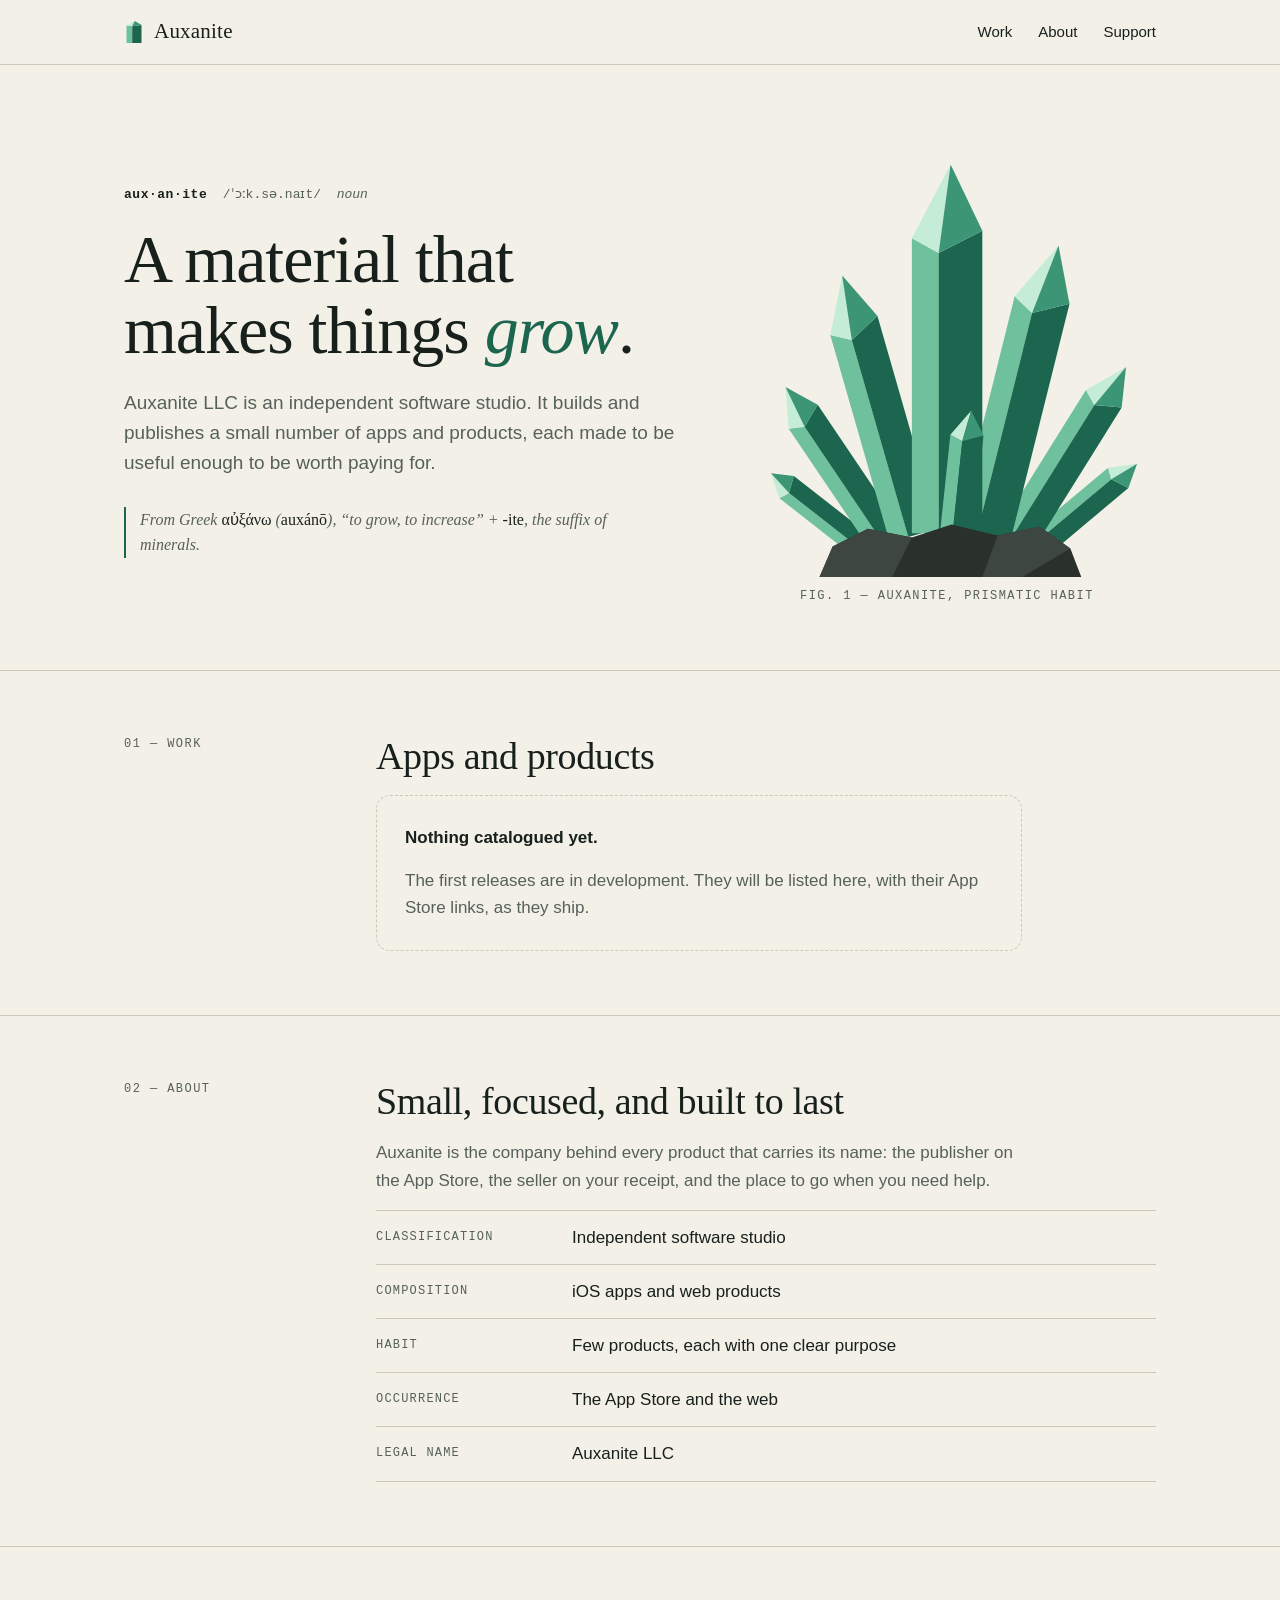
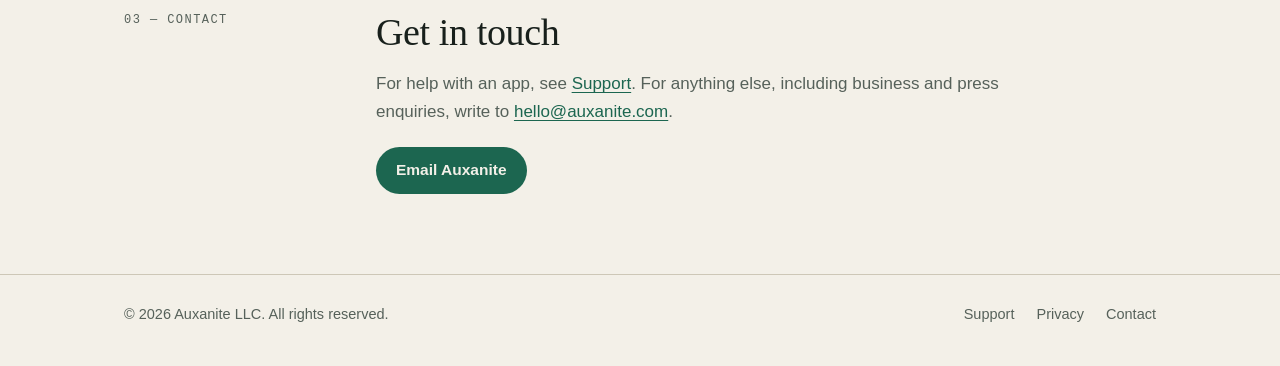
<file: index.html>
<!doctype html>
<html lang="en">
<head>
  <meta charset="utf-8">
  <meta name="viewport" content="width=device-width, initial-scale=1">
  <title>Auxanite — software that makes things grow</title>
  <meta name="description" content="Auxanite LLC is an independent software studio that builds and publishes iOS apps and web products.">
  <link rel="canonical" href="https://auxanite.com/">
  <meta property="og:type" content="website">
  <meta property="og:site_name" content="Auxanite">
  <meta property="og:title" content="Auxanite — software that makes things grow">
  <meta property="og:description" content="Auxanite LLC is an independent software studio that builds and publishes iOS apps and web products.">
  <meta property="og:url" content="https://auxanite.com/">
  <meta name="theme-color" content="#f3f0e8" media="(prefers-color-scheme: light)">
  <meta name="theme-color" content="#0d1311" media="(prefers-color-scheme: dark)">
  <link rel="icon" href="favicon.svg" type="image/svg+xml">
  <link rel="stylesheet" href="styles.css">
</head>
<body>
  <header class="site-header">
    <div class="wrap">
      <a class="wordmark" href="index.html"><svg viewBox="0 0 20 24" aria-hidden="true"><g transform="translate(10 23) scale(15 22)"><polygon class="f1" points="-.5,0 -.12,0 -.12,-.76 -.5,-.8"/><polygon class="f2" points="-.12,0 .5,0 .5,-.82 -.12,-.76"/><polygon class="f3" points="-.5,-.8 -.12,-.76 .05,-1"/><polygon class="f4" points="-.12,-.76 .5,-.82 .05,-1"/></g></svg>Auxanite</a>
      <nav class="site-nav" aria-label="Primary">
        <a href="index.html#work">Work</a>
        <a href="index.html#about">About</a>
        <a href="support.html">Support</a>
      </nav>
    </div>
  </header>

  <main>
    <div class="wrap">
      <div class="hero">
        <div>
          <p class="pron"><b>aux·an·ite</b> &nbsp;/ˈɔːk.sə.naɪt/ &nbsp;<i>noun</i></p>
          <h1>A material that makes things <em>grow</em>.</h1>
          <p class="lede">Auxanite LLC is an independent software studio. It builds and publishes a small number of apps and products, each made to be useful enough to be worth paying for.</p>
          <p class="etym">From Greek <span>αὐξάνω</span> (<span>auxánō</span>), &ldquo;to grow, to increase&rdquo; + <span>-ite</span>, the suffix of minerals.</p>
        </div>
        <figure class="figure">
          <svg viewBox="10 40 380 400" role="img" aria-label="Illustration of a cluster of green prismatic crystals growing from dark rock">
            <defs>
              <g id="xtal">
                <polygon class="f1" points="-.5,0 -.12,0 -.12,-.76 -.5,-.8"/>
                <polygon class="f2" points="-.12,0 .5,0 .5,-.82 -.12,-.76"/>
                <polygon class="f3" points="-.5,-.8 -.12,-.76 .05,-1"/>
                <polygon class="f4" points="-.12,-.76 .5,-.82 .05,-1"/>
              </g>
            </defs>
        <g transform="translate(118 408) rotate(-52) scale(24 100)"><use href="#xtal" class="grow" style="--d:0.55s"/></g>
        <g transform="translate(286 408) rotate(50) scale(26 112)"><use href="#xtal" class="grow" style="--d:0.6s"/></g>
        <g transform="translate(144 405) rotate(-34) scale(34 165)"><use href="#xtal" class="grow" style="--d:0.4s"/></g>
        <g transform="translate(263 405) rotate(32) scale(36 185)"><use href="#xtal" class="grow" style="--d:0.45s"/></g>
        <g transform="translate(170 402) rotate(-16) scale(46 245)"><use href="#xtal" class="grow" style="--d:0.2s"/></g>
        <g transform="translate(233 402) rotate(14) scale(50 272)"><use href="#xtal" class="grow" style="--d:0.28s"/></g>
        <g transform="translate(200 400) rotate(0) scale(64 335)"><use href="#xtal" class="grow" style="--d:0s"/></g>
        <g transform="translate(208 406) rotate(6) scale(30 118)"><use href="#xtal" class="grow" style="--d:0.7s"/></g>
            <polygon class="rock" points="84,440 96,412 128,396 168,404 204,392 246,402 284,394 312,414 322,440"/>
            <polygon class="rock2" points="96,412 128,396 168,404 150,440 84,440"/>
            <polygon class="rock2" points="246,402 284,394 312,414 268,440 232,440"/>
          </svg>
          <figcaption class="label">Fig. 1 &mdash; Auxanite, prismatic habit</figcaption>
        </figure>
      </div>
    </div>

    <section id="work">
      <div class="wrap section-head">
        <p class="label">01 &mdash; Work</p>
        <div>
          <h2>Apps and products</h2>

          <!--
            TO ADD AN APP: delete the <div class="empty"> block below and uncomment
            this grid. Copy one <article> per app. Copy apps/template.html to
            apps/your-app.html for its own page.

          <div class="apps">
            <article class="app">
              <img src="apps/your-app-icon.png" alt="" width="64" height="64">
              <h3>App Name</h3>
              <p>One sentence on what it does and who it is for.</p>
              <div class="links">
                <a href="https://apps.apple.com/app/idXXXXXXXXXX">App Store</a>
                <a href="apps/your-app.html">Details</a>
              </div>
            </article>
          </div>
          -->

          <div class="empty">
            <p><strong>Nothing catalogued yet.</strong></p>
            <p style="margin:0">The first releases are in development. They will be listed here, with their App Store links, as they ship.</p>
          </div>
        </div>
      </div>
    </section>

    <section id="about">
      <div class="wrap section-head">
        <p class="label">02 &mdash; About</p>
        <div>
          <h2>Small, focused, and built to last</h2>
          <p class="muted" style="max-width:38em">Auxanite is the company behind every product that carries its name: the publisher on the App Store, the seller on your receipt, and the place to go when you need help.</p>
          <dl class="sheet">
            <div><dt>Classification</dt><dd>Independent software studio</dd></div>
            <div><dt>Composition</dt><dd>iOS apps and web products</dd></div>
            <div><dt>Habit</dt><dd>Few products, each with one clear purpose</dd></div>
            <div><dt>Occurrence</dt><dd>The App Store and the web</dd></div>
            <div><dt>Legal name</dt><dd>Auxanite LLC</dd></div>
          </dl>
        </div>
      </div>
    </section>

    <section id="contact">
      <div class="wrap section-head">
        <p class="label">03 &mdash; Contact</p>
        <div>
          <h2>Get in touch</h2>
          <p class="muted" style="max-width:38em">For help with an app, see <a href="support.html">Support</a>. For anything else, including business and press enquiries, write to <a href="mailto:hello@auxanite.com">hello@auxanite.com</a>.</p>
          <p style="margin-top:22px"><a class="btn" href="mailto:hello@auxanite.com">Email Auxanite</a></p>
        </div>
      </div>
    </section>
  </main>

  <footer class="site-footer">
    <div class="wrap">
      <span>&copy; 2026 Auxanite LLC. All rights reserved.</span>
      <nav aria-label="Footer">
        <a href="support.html">Support</a>
        <a href="privacy.html">Privacy</a>
        <a href="mailto:hello@auxanite.com">Contact</a>
      </nav>
    </div>
  </footer>
</body>
</html>
</file>
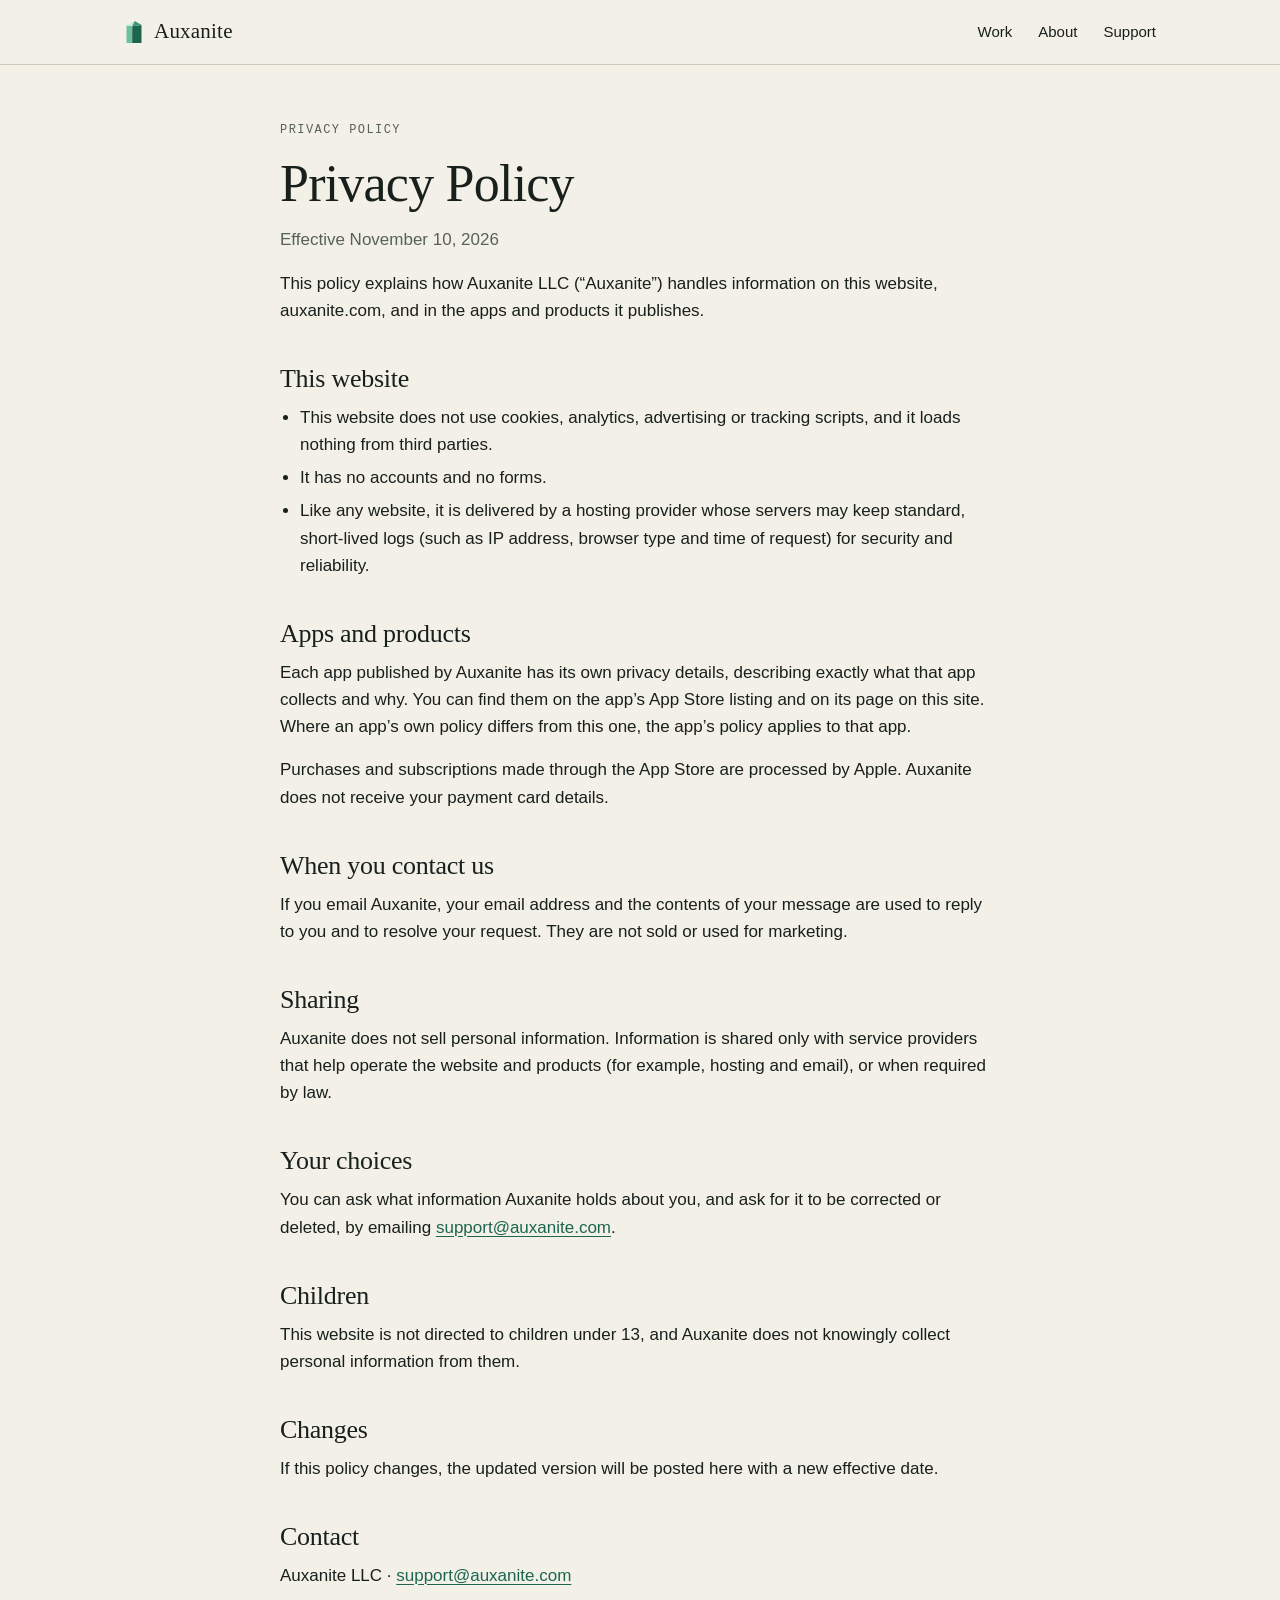
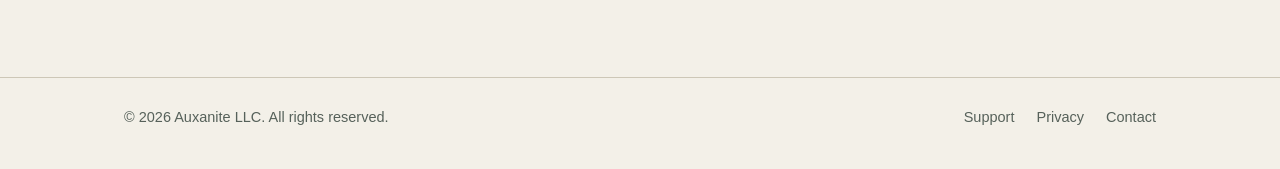
<file: privacy.html>
<!doctype html>
<html lang="en">
<head>
  <meta charset="utf-8">
  <meta name="viewport" content="width=device-width, initial-scale=1">
  <title>Privacy Policy — Auxanite</title>
  <meta name="description" content="How Auxanite LLC handles information on auxanite.com and in its apps.">
  <link rel="canonical" href="https://auxanite.com/privacy.html">
  <meta property="og:type" content="website">
  <meta property="og:site_name" content="Auxanite">
  <meta property="og:title" content="Privacy Policy — Auxanite">
  <meta property="og:description" content="How Auxanite LLC handles information on auxanite.com and in its apps.">
  <meta property="og:url" content="https://auxanite.com/privacy.html">
  <meta name="theme-color" content="#f3f0e8" media="(prefers-color-scheme: light)">
  <meta name="theme-color" content="#0d1311" media="(prefers-color-scheme: dark)">
  <link rel="icon" href="favicon.svg" type="image/svg+xml">
  <link rel="stylesheet" href="styles.css">
</head>
<body>
  <header class="site-header">
    <div class="wrap">
      <a class="wordmark" href="index.html"><svg viewBox="0 0 20 24" aria-hidden="true"><g transform="translate(10 23) scale(15 22)"><polygon class="f1" points="-.5,0 -.12,0 -.12,-.76 -.5,-.8"/><polygon class="f2" points="-.12,0 .5,0 .5,-.82 -.12,-.76"/><polygon class="f3" points="-.5,-.8 -.12,-.76 .05,-1"/><polygon class="f4" points="-.12,-.76 .5,-.82 .05,-1"/></g></svg>Auxanite</a>
      <nav class="site-nav" aria-label="Primary">
        <a href="index.html#work">Work</a>
        <a href="index.html#about">About</a>
        <a href="support.html">Support</a>
      </nav>
    </div>
  </header>

  <main>
    <div class="wrap narrow page">
      <p class="label">Privacy Policy</p>
      <h1>Privacy Policy</h1>
      <p class="muted">Effective November 10, 2026</p>

      <p>This policy explains how Auxanite LLC (&ldquo;Auxanite&rdquo;) handles information on this website, auxanite.com, and in the apps and products it publishes.</p>

      <h2>This website</h2>
      <ul>
        <li>This website does not use cookies, analytics, advertising or tracking scripts, and it loads nothing from third parties.</li>
        <li>It has no accounts and no forms.</li>
        <li>Like any website, it is delivered by a hosting provider whose servers may keep standard, short-lived logs (such as IP address, browser type and time of request) for security and reliability.</li>
      </ul>

      <h2>Apps and products</h2>
      <p>Each app published by Auxanite has its own privacy details, describing exactly what that app collects and why. You can find them on the app&rsquo;s App Store listing and on its page on this site. Where an app&rsquo;s own policy differs from this one, the app&rsquo;s policy applies to that app.</p>
      <p>Purchases and subscriptions made through the App Store are processed by Apple. Auxanite does not receive your payment card details.</p>

      <h2>When you contact us</h2>
      <p>If you email Auxanite, your email address and the contents of your message are used to reply to you and to resolve your request. They are not sold or used for marketing.</p>

      <h2>Sharing</h2>
      <p>Auxanite does not sell personal information. Information is shared only with service providers that help operate the website and products (for example, hosting and email), or when required by law.</p>

      <h2>Your choices</h2>
      <p>You can ask what information Auxanite holds about you, and ask for it to be corrected or deleted, by emailing <a href="mailto:support@auxanite.com">support@auxanite.com</a>.</p>

      <h2>Children</h2>
      <p>This website is not directed to children under 13, and Auxanite does not knowingly collect personal information from them.</p>

      <h2>Changes</h2>
      <p>If this policy changes, the updated version will be posted here with a new effective date.</p>

      <h2>Contact</h2>
      <p>Auxanite LLC &middot; <a href="mailto:support@auxanite.com">support@auxanite.com</a></p>
    </div>
  </main>

  <footer class="site-footer">
    <div class="wrap">
      <span>&copy; 2026 Auxanite LLC. All rights reserved.</span>
      <nav aria-label="Footer">
        <a href="support.html">Support</a>
        <a href="privacy.html">Privacy</a>
        <a href="mailto:hello@auxanite.com">Contact</a>
      </nav>
    </div>
  </footer>
</body>
</html>
</file>
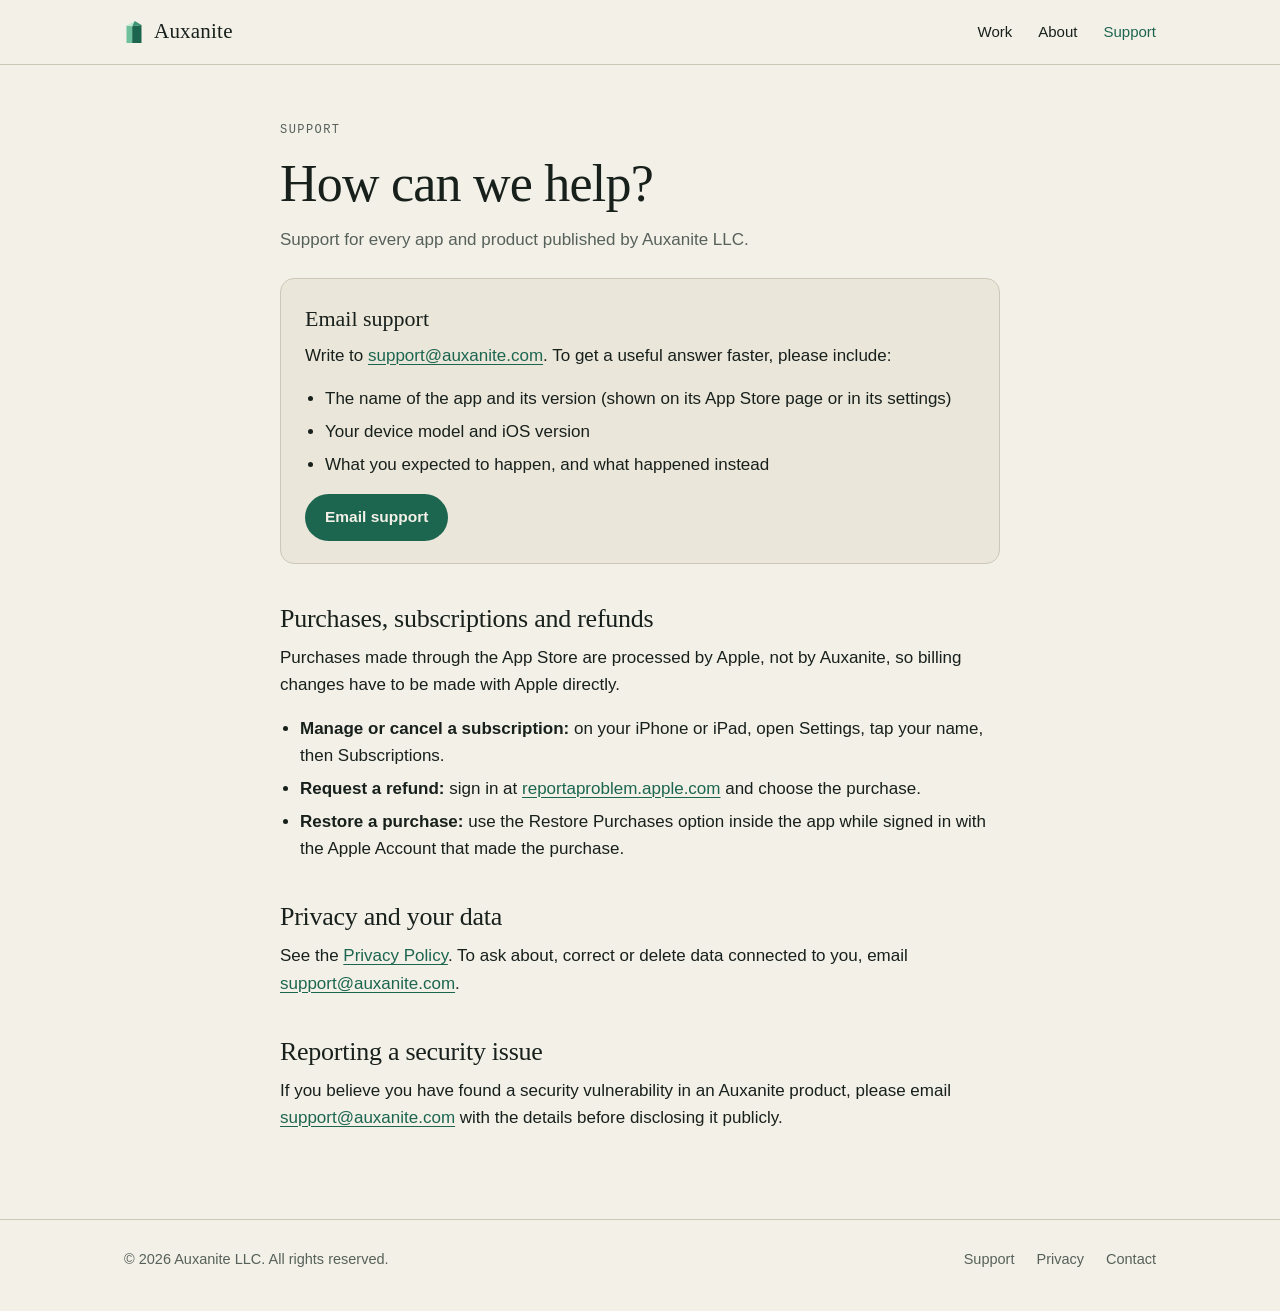
<file: support.html>
<!doctype html>
<html lang="en">
<head>
  <meta charset="utf-8">
  <meta name="viewport" content="width=device-width, initial-scale=1">
  <title>Support — Auxanite</title>
  <meta name="description" content="Get help with apps and products published by Auxanite LLC.">
  <link rel="canonical" href="https://auxanite.com/support.html">
  <meta property="og:type" content="website">
  <meta property="og:site_name" content="Auxanite">
  <meta property="og:title" content="Support — Auxanite">
  <meta property="og:description" content="Get help with apps and products published by Auxanite LLC.">
  <meta property="og:url" content="https://auxanite.com/support.html">
  <meta name="theme-color" content="#f3f0e8" media="(prefers-color-scheme: light)">
  <meta name="theme-color" content="#0d1311" media="(prefers-color-scheme: dark)">
  <link rel="icon" href="favicon.svg" type="image/svg+xml">
  <link rel="stylesheet" href="styles.css">
</head>
<body>
  <header class="site-header">
    <div class="wrap">
      <a class="wordmark" href="index.html"><svg viewBox="0 0 20 24" aria-hidden="true"><g transform="translate(10 23) scale(15 22)"><polygon class="f1" points="-.5,0 -.12,0 -.12,-.76 -.5,-.8"/><polygon class="f2" points="-.12,0 .5,0 .5,-.82 -.12,-.76"/><polygon class="f3" points="-.5,-.8 -.12,-.76 .05,-1"/><polygon class="f4" points="-.12,-.76 .5,-.82 .05,-1"/></g></svg>Auxanite</a>
      <nav class="site-nav" aria-label="Primary">
        <a href="index.html#work">Work</a>
        <a href="index.html#about">About</a>
        <a href="support.html" aria-current="page">Support</a>
      </nav>
    </div>
  </header>

  <main>
    <div class="wrap narrow page">
      <p class="label">Support</p>
      <h1>How can we help?</h1>
      <p class="muted">Support for every app and product published by Auxanite LLC.</p>

      <div class="callout">
        <h3>Email support</h3>
        <p>Write to <a href="mailto:support@auxanite.com">support@auxanite.com</a>. To get a useful answer faster, please include:</p>
        <ul>
          <li>The name of the app and its version (shown on its App Store page or in its settings)</li>
          <li>Your device model and iOS version</li>
          <li>What you expected to happen, and what happened instead</li>
        </ul>
        <p><a class="btn" href="mailto:support@auxanite.com?subject=Support%20request">Email support</a></p>
      </div>

      <h2>Purchases, subscriptions and refunds</h2>
      <p>Purchases made through the App Store are processed by Apple, not by Auxanite, so billing changes have to be made with Apple directly.</p>
      <ul>
        <li><strong>Manage or cancel a subscription:</strong> on your iPhone or iPad, open Settings, tap your name, then Subscriptions.</li>
        <li><strong>Request a refund:</strong> sign in at <a href="https://reportaproblem.apple.com">reportaproblem.apple.com</a> and choose the purchase.</li>
        <li><strong>Restore a purchase:</strong> use the Restore Purchases option inside the app while signed in with the Apple Account that made the purchase.</li>
      </ul>

      <h2>Privacy and your data</h2>
      <p>See the <a href="privacy.html">Privacy Policy</a>. To ask about, correct or delete data connected to you, email <a href="mailto:support@auxanite.com">support@auxanite.com</a>.</p>

      <h2>Reporting a security issue</h2>
      <p>If you believe you have found a security vulnerability in an Auxanite product, please email <a href="mailto:support@auxanite.com?subject=Security%20report">support@auxanite.com</a> with the details before disclosing it publicly.</p>
    </div>
  </main>

  <footer class="site-footer">
    <div class="wrap">
      <span>&copy; 2026 Auxanite LLC. All rights reserved.</span>
      <nav aria-label="Footer">
        <a href="support.html">Support</a>
        <a href="privacy.html">Privacy</a>
        <a href="mailto:hello@auxanite.com">Contact</a>
      </nav>
    </div>
  </footer>
</body>
</html>
</file>
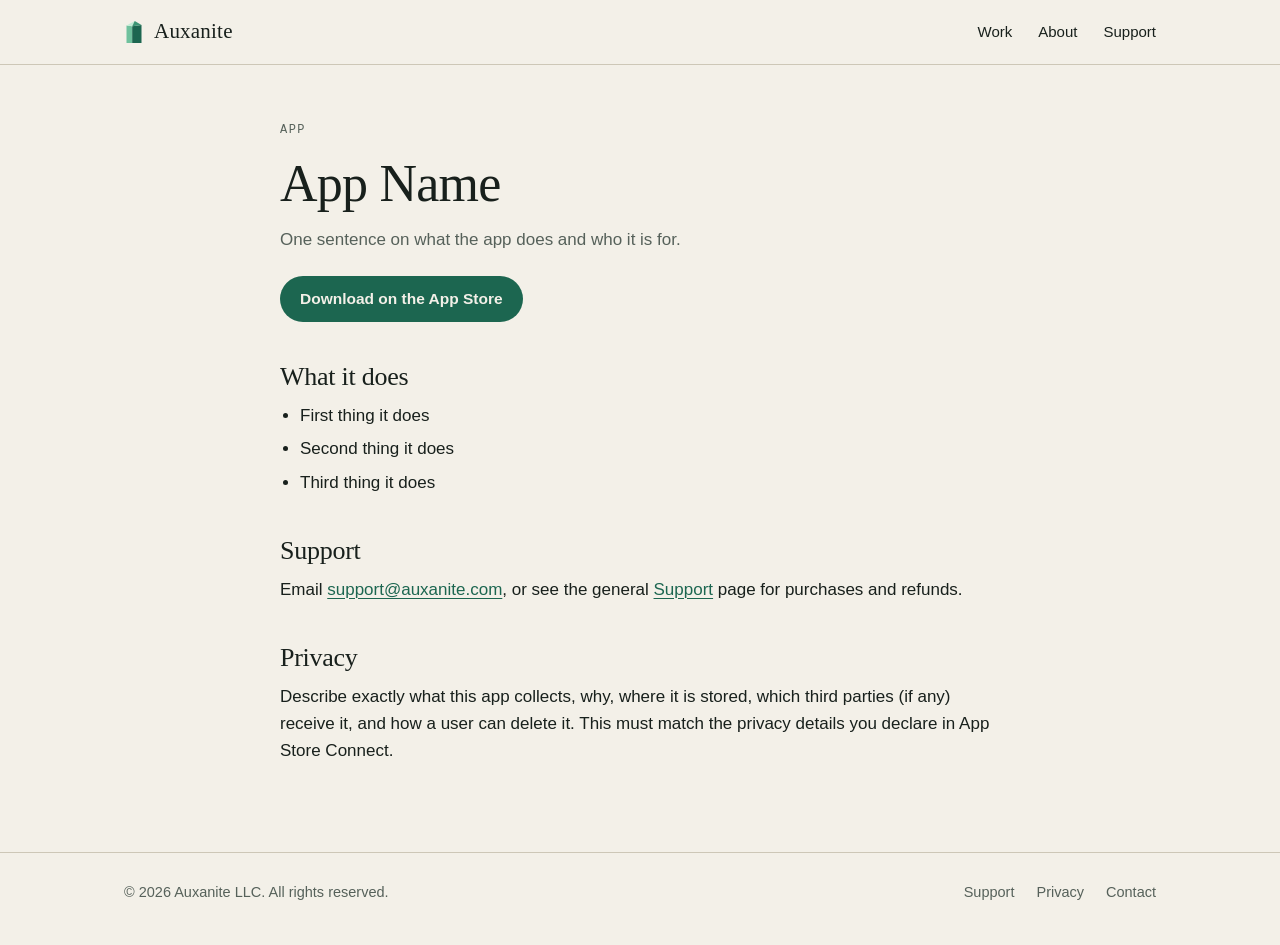
<file: apps/template.html>
<!doctype html>
<html lang="en">
<head>
  <meta charset="utf-8">
  <meta name="viewport" content="width=device-width, initial-scale=1">
  <title>App Name — Auxanite</title>
  <meta name="description" content="One sentence on what the app does.">
  <meta name="robots" content="noindex">
  <meta name="theme-color" content="#f3f0e8" media="(prefers-color-scheme: light)">
  <meta name="theme-color" content="#0d1311" media="(prefers-color-scheme: dark)">
  <link rel="icon" href="../favicon.svg" type="image/svg+xml">
  <link rel="stylesheet" href="../styles.css">
</head>
<body>
  <header class="site-header">
    <div class="wrap">
      <a class="wordmark" href="../index.html"><svg viewBox="0 0 20 24" aria-hidden="true"><g transform="translate(10 23) scale(15 22)"><polygon class="f1" points="-.5,0 -.12,0 -.12,-.76 -.5,-.8"/><polygon class="f2" points="-.12,0 .5,0 .5,-.82 -.12,-.76"/><polygon class="f3" points="-.5,-.8 -.12,-.76 .05,-1"/><polygon class="f4" points="-.12,-.76 .5,-.82 .05,-1"/></g></svg>Auxanite</a>
      <nav class="site-nav" aria-label="Primary">
        <a href="../index.html#work">Work</a>
        <a href="../index.html#about">About</a>
        <a href="../support.html">Support</a>
      </nav>
    </div>
  </header>

  <main>
    <!-- TEMPLATE: copy to apps/your-app.html, replace the placeholder text, remove
         the noindex meta tag in <head>, and add the page to sitemap.xml.
         Use #support and #privacy on this page as the App Store Support URL and
         Privacy Policy URL if the app needs its own. -->
    <div class="wrap narrow page">
      <p class="label">App</p>
      <h1>App Name</h1>
      <p class="muted">One sentence on what the app does and who it is for.</p>
      <p style="margin-top:22px"><a class="btn" href="https://apps.apple.com/app/idXXXXXXXXXX">Download on the App Store</a></p>

      <h2>What it does</h2>
      <ul>
        <li>First thing it does</li>
        <li>Second thing it does</li>
        <li>Third thing it does</li>
      </ul>

      <h2 id="support">Support</h2>
      <p>Email <a href="mailto:support@auxanite.com?subject=App%20Name">support@auxanite.com</a>, or see the general <a href="../support.html">Support</a> page for purchases and refunds.</p>

      <h2 id="privacy">Privacy</h2>
      <p>Describe exactly what this app collects, why, where it is stored, which third parties (if any) receive it, and how a user can delete it. This must match the privacy details you declare in App Store Connect.</p>
    </div>
  </main>

  <footer class="site-footer">
    <div class="wrap">
      <span>&copy; 2026 Auxanite LLC. All rights reserved.</span>
      <nav aria-label="Footer">
        <a href="../support.html">Support</a>
        <a href="../privacy.html">Privacy</a>
        <a href="mailto:hello@auxanite.com">Contact</a>
      </nav>
    </div>
  </footer>
</body>
</html>
</file>
<file: styles.css>
/* Auxanite — shared styles. No external requests, no JS required. */
:root {
  --bg: #f3f0e8;
  --surface: #eae6da;
  --ink: #18201c;
  --muted: #56615a;
  --rule: #cdc7b7;
  --accent: #1c6650;
  --c1: #c4ecd7;
  --c2: #6fc19d;
  --c3: #1c6650;
  --c4: #3c9675;
  --rock: #2a302c;
  --rock2: #3d4640;
  --serif: "Iowan Old Style", "Palatino Linotype", Palatino, "Book Antiqua", Georgia, serif;
  --sans: -apple-system, BlinkMacSystemFont, "Segoe UI", Roboto, "Helvetica Neue", Arial, sans-serif;
  --mono: ui-monospace, "SF Mono", SFMono-Regular, Menlo, Consolas, monospace;
  color-scheme: light dark;
}
@media (prefers-color-scheme: dark) {
  :root {
    --bg: #0d1311;
    --surface: #141c19;
    --ink: #e9ede8;
    --muted: #98a39c;
    --rule: #27322c;
    --accent: #7fd6ae;
    --c1: #d8f8e7;
    --c2: #7fd6ae;
    --c3: #1b7558;
    --c4: #3fae85;
    --rock: #1d2421;
    --rock2: #2c3631;
  }
}

*, *::before, *::after { box-sizing: border-box; }
html { -webkit-text-size-adjust: 100%; scroll-behavior: smooth; }
body {
  margin: 0;
  background: var(--bg);
  color: var(--ink);
  font-family: var(--sans);
  font-size: 17px;
  line-height: 1.6;
  -webkit-font-smoothing: antialiased;
}
a { color: var(--accent); text-underline-offset: 3px; text-decoration-thickness: 1px; }
a:hover { text-decoration-thickness: 2px; }
:focus-visible { outline: 2px solid var(--accent); outline-offset: 3px; border-radius: 2px; }

.wrap { width: 100%; max-width: 1080px; margin: 0 auto; padding: 0 24px; }
.narrow { max-width: 720px; }

.label {
  font-family: var(--mono);
  font-size: 12px;
  letter-spacing: 0.12em;
  text-transform: uppercase;
  color: var(--muted);
}

/* Header */
.site-header { border-bottom: 1px solid var(--rule); }
.site-header .wrap { display: flex; align-items: center; justify-content: space-between; height: 64px; }
.wordmark {
  display: inline-flex; align-items: center; gap: 10px;
  font-family: var(--serif); font-size: 21px; letter-spacing: 0.01em;
  color: var(--ink); text-decoration: none;
}
.wordmark svg { width: 20px; height: 24px; }
.site-nav { display: flex; gap: 26px; }
.site-nav a { color: var(--ink); text-decoration: none; font-size: 15px; }
.site-nav a:hover, .site-nav a[aria-current="page"] { color: var(--accent); }

/* Hero */
.hero { display: grid; grid-template-columns: 1.15fr 0.85fr; gap: 48px; align-items: center; padding: 72px 0 64px; }
.hero h1 {
  font-family: var(--serif); font-weight: 400;
  font-size: clamp(40px, 6.2vw, 68px); line-height: 1.04; letter-spacing: -0.015em;
  margin: 18px 0 22px; text-wrap: balance;
}
.hero h1 em { font-style: italic; color: var(--accent); }
.lede { font-size: 19px; color: var(--muted); max-width: 34em; margin: 0 0 28px; }
.pron { font-family: var(--mono); font-size: 13px; color: var(--muted); }
.pron b { color: var(--ink); font-weight: 600; letter-spacing: 0.04em; }
.etym {
  font-family: var(--serif); font-style: italic; font-size: 16px; color: var(--muted);
  border-left: 2px solid var(--accent); padding-left: 14px; margin: 0; max-width: 32em;
}
.etym span { font-style: normal; color: var(--ink); }

.figure { margin: 0; }
.figure svg { display: block; width: 100%; height: auto; max-width: 460px; margin: 0 auto; }
.figure figcaption { text-align: center; margin-top: 10px; }
.f1 { fill: var(--c2); } .f2 { fill: var(--c3); } .f3 { fill: var(--c1); } .f4 { fill: var(--c4); }
.rock { fill: var(--rock); } .rock2 { fill: var(--rock2); }
.grow { animation: grow 1.5s cubic-bezier(.2,.75,.2,1) backwards; animation-delay: var(--d, 0s); }
@keyframes grow { from { transform: scale(.55, 0); } }
@media (prefers-reduced-motion: reduce) { .grow { animation: none; } html { scroll-behavior: auto; } }

/* Sections */
section { padding: 64px 0; border-top: 1px solid var(--rule); }
.section-head { display: grid; grid-template-columns: 220px 1fr; gap: 32px; }
h2 { font-family: var(--serif); font-weight: 400; font-size: clamp(28px, 3.6vw, 38px); line-height: 1.15; margin: 0 0 16px; letter-spacing: -0.01em; }
h3 { font-family: var(--serif); font-weight: 400; font-size: 22px; margin: 0 0 6px; }
p { margin: 0 0 16px; }
.muted { color: var(--muted); }

/* Datasheet */
.sheet { margin: 8px 0 0; border-top: 1px solid var(--rule); }
.sheet div { display: grid; grid-template-columns: 180px 1fr; gap: 16px; padding: 13px 0; border-bottom: 1px solid var(--rule); }
.sheet dt { font-family: var(--mono); font-size: 12px; letter-spacing: 0.1em; text-transform: uppercase; color: var(--muted); padding-top: 4px; }
.sheet dd { margin: 0; }

/* App cards */
.apps { display: grid; grid-template-columns: repeat(auto-fill, minmax(260px, 1fr)); gap: 20px; margin-top: 8px; }
.app {
  background: var(--surface); border: 1px solid var(--rule); border-radius: 14px;
  padding: 22px; display: flex; flex-direction: column; gap: 10px;
}
.app img { width: 64px; height: 64px; border-radius: 14px; }
.app p { color: var(--muted); font-size: 15.5px; margin: 0; }
.app .links { margin-top: auto; padding-top: 8px; display: flex; gap: 16px; font-size: 15px; }
.empty {
  border: 1px dashed var(--rule); border-radius: 14px; padding: 28px;
  color: var(--muted); max-width: 38em;
}
.empty strong { color: var(--ink); font-weight: 600; }

.btn {
  display: inline-block; background: var(--accent); color: var(--bg);
  padding: 11px 20px; border-radius: 999px; text-decoration: none; font-weight: 600; font-size: 15.5px;
}
.btn:hover { filter: brightness(1.1); }

/* Long-form pages */
.page { padding: 56px 0 72px; }
.page h1 { font-family: var(--serif); font-weight: 400; font-size: clamp(36px, 5vw, 52px); line-height: 1.08; margin: 12px 0 14px; letter-spacing: -0.015em; }
.page h2 { font-size: 26px; margin: 40px 0 10px; }
.page ul { padding-left: 20px; margin: 0 0 16px; }
.page li { margin-bottom: 6px; }
.callout { background: var(--surface); border: 1px solid var(--rule); border-radius: 14px; padding: 22px 24px; margin: 24px 0; }
.callout p:last-child { margin-bottom: 0; }

/* Footer */
.site-footer { border-top: 1px solid var(--rule); padding: 28px 0 40px; font-size: 14.5px; color: var(--muted); }
.site-footer .wrap { display: flex; justify-content: space-between; gap: 16px; flex-wrap: wrap; }
.site-footer nav { display: flex; gap: 22px; }
.site-footer a { color: var(--muted); text-decoration: none; }
.site-footer a:hover { color: var(--accent); }

@media (max-width: 800px) {
  .hero { grid-template-columns: 1fr; gap: 36px; padding: 44px 0 48px; }
  .figure { order: -1; }
  .figure svg { max-width: 320px; }
  .section-head { grid-template-columns: 1fr; gap: 10px; }
  section { padding: 48px 0; }
  .sheet div { grid-template-columns: 1fr; gap: 2px; }
  .site-nav { gap: 18px; }
}
</file>
